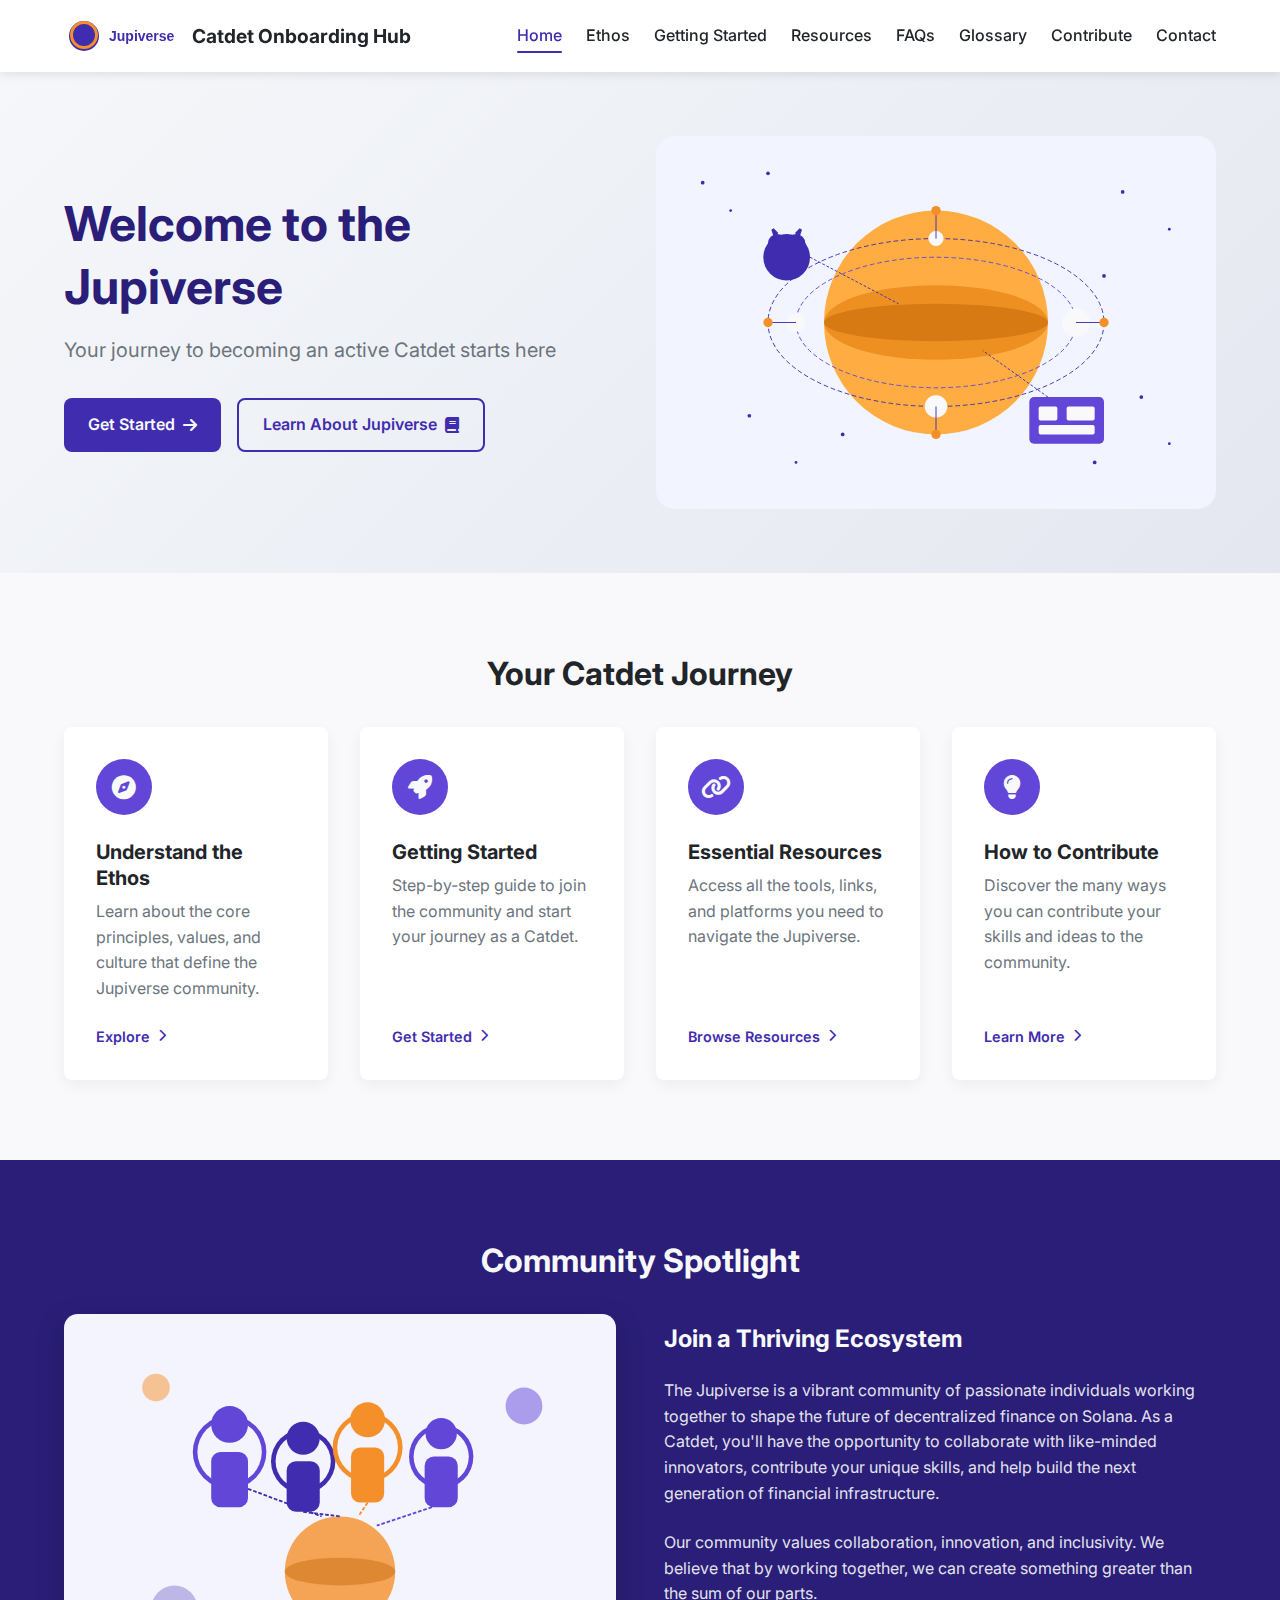
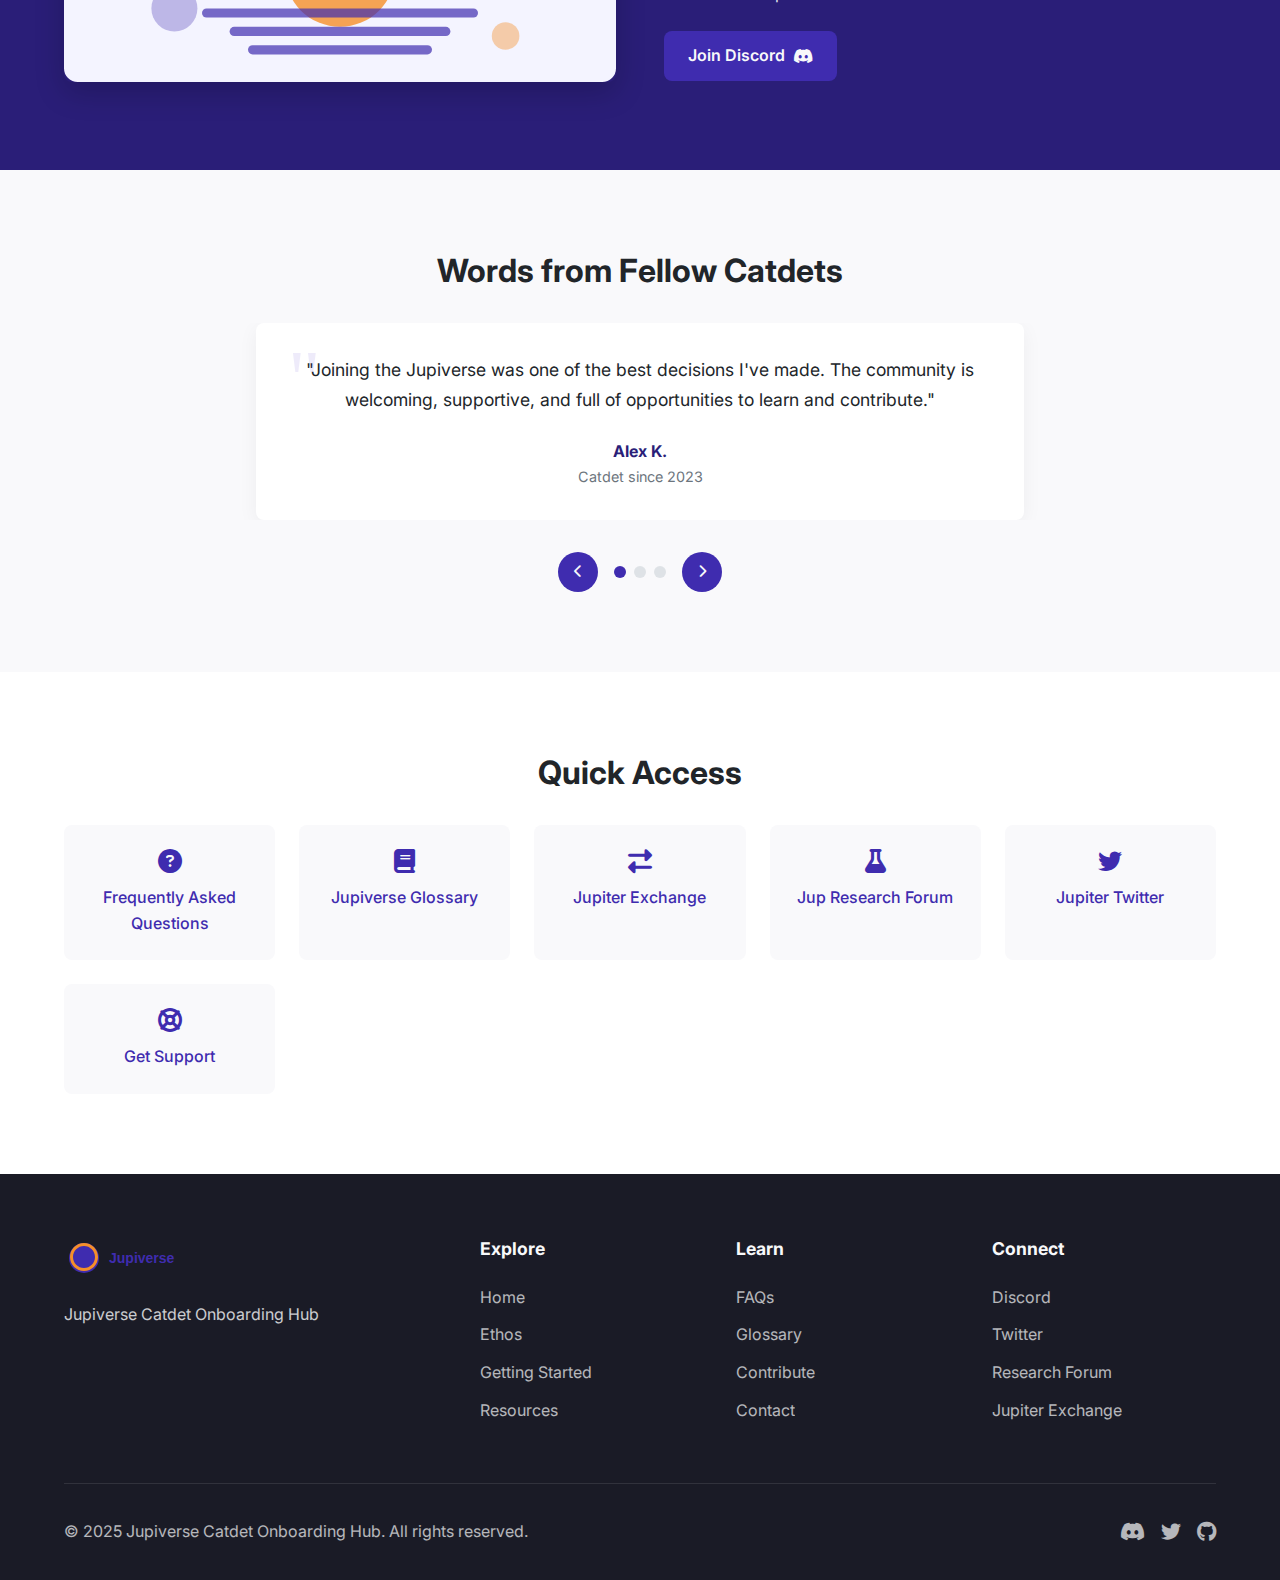
<file: index.html>
<!DOCTYPE html>
<html lang="en">
<head>
    <meta charset="UTF-8">
    <meta name="viewport" content="width=device-width, initial-scale=1.0">
    <title>Jupiverse Catdet Onboarding Hub</title>
    <meta name="description" content="Your gateway to becoming an active member of the Jupiverse community">
    <link rel="stylesheet" href="css/styles.css">
    <link rel="stylesheet" href="https://cdnjs.cloudflare.com/ajax/libs/font-awesome/6.4.0/css/all.min.css">
    <link rel="preconnect" href="https://fonts.googleapis.com">
    <link rel="preconnect" href="https://fonts.gstatic.com" crossorigin>
    <link href="https://fonts.googleapis.com/css2?family=Inter:wght@300;400;500;600;700&display=swap" rel="stylesheet">
</head>
<body>
    <header>
        <div class="container">
            <div class="logo">
                <a href="index.html">
                    <img src="images/jupiverse-logo.svg" alt="Jupiverse Logo">
                    <span>Catdet Onboarding Hub</span>
                </a>
            </div>
            <nav>
                <button class="mobile-menu-btn" aria-label="Toggle navigation menu">
                    <span></span>
                    <span></span>
                    <span></span>
                </button>
                <ul class="nav-menu">
                    <li><a href="index.html" class="active">Home</a></li>
                    <li><a href="ethos.html">Ethos</a></li>
                    <li><a href="getting-started.html">Getting Started</a></li>
                    <li><a href="resources.html">Resources</a></li>
                    <li><a href="faqs.html">FAQs</a></li>
                    <li><a href="glossary.html">Glossary</a></li>
                    <li><a href="contribute.html">Contribute</a></li>
                    <li><a href="contact.html">Contact</a></li>
                </ul>
            </nav>
        </div>
    </header>

    <section class="hero">
        <div class="container">
            <div class="hero-content">
                <h1>Welcome to the Jupiverse</h1>
                <p class="subtitle">Your journey to becoming an active Catdet starts here</p>
                <div class="cta-buttons">
                    <a href="getting-started.html" class="btn primary-btn">Get Started <i class="fas fa-arrow-right"></i></a>
                    <a href="ethos.html" class="btn secondary-btn">Learn About Jupiverse <i class="fas fa-book"></i></a>
                </div>
            </div>
            <div class="hero-image">
                <img src="images/hero-illustration.svg" alt="Jupiverse Community Illustration">
            </div>
        </div>
    </section>

    <section class="key-sections">
        <div class="container">
            <h2>Your Catdet Journey</h2>
            <div class="sections-grid">
                <div class="section-card">
                    <div class="icon">
                        <i class="fas fa-compass"></i>
                    </div>
                    <h3>Understand the Ethos</h3>
                    <p>Learn about the core principles, values, and culture that define the Jupiverse community.</p>
                    <a href="ethos.html" class="card-link">Explore <i class="fas fa-chevron-right"></i></a>
                </div>
                <div class="section-card">
                    <div class="icon">
                        <i class="fas fa-rocket"></i>
                    </div>
                    <h3>Getting Started</h3>
                    <p>Step-by-step guide to join the community and start your journey as a Catdet.</p>
                    <a href="getting-started.html" class="card-link">Get Started <i class="fas fa-chevron-right"></i></a>
                </div>
                <div class="section-card">
                    <div class="icon">
                        <i class="fas fa-link"></i>
                    </div>
                    <h3>Essential Resources</h3>
                    <p>Access all the tools, links, and platforms you need to navigate the Jupiverse.</p>
                    <a href="resources.html" class="card-link">Browse Resources <i class="fas fa-chevron-right"></i></a>
                </div>
                <div class="section-card">
                    <div class="icon">
                        <i class="fas fa-lightbulb"></i>
                    </div>
                    <h3>How to Contribute</h3>
                    <p>Discover the many ways you can contribute your skills and ideas to the community.</p>
                    <a href="contribute.html" class="card-link">Learn More <i class="fas fa-chevron-right"></i></a>
                </div>
            </div>
        </div>
    </section>

    <section class="community-spotlight">
        <div class="container">
            <h2>Community Spotlight</h2>
            <div class="spotlight-content">
                <div class="spotlight-image">
                    <img src="images/community-spotlight.svg" alt="Jupiverse Community Members">
                </div>
                <div class="spotlight-text">
                    <h3>Join a Thriving Ecosystem</h3>
                    <p>The Jupiverse is a vibrant community of passionate individuals working together to shape the future of decentralized finance on Solana. As a Catdet, you'll have the opportunity to collaborate with like-minded innovators, contribute your unique skills, and help build the next generation of financial infrastructure.</p>
                    <p>Our community values collaboration, innovation, and inclusivity. We believe that by working together, we can create something greater than the sum of our parts.</p>
                    <a href="https://discord.gg/jup" class="btn primary-btn" target="_blank" rel="noopener noreferrer">Join Discord <i class="fab fa-discord"></i></a>
                </div>
            </div>
        </div>
    </section>

    <section class="testimonials">
        <div class="container">
            <h2>Words from Fellow Catdets</h2>
            <div class="testimonial-slider">
                <div class="testimonial-slide">
                    <div class="testimonial-content">
                        <p>"Joining the Jupiverse was one of the best decisions I've made. The community is welcoming, supportive, and full of opportunities to learn and contribute."</p>
                        <div class="testimonial-author">
                            <span class="name">Alex K.</span>
                            <span class="role">Catdet since 2023</span>
                        </div>
                    </div>
                </div>
                <div class="testimonial-slide">
                    <div class="testimonial-content">
                        <p>"As a newcomer to Solana, I was amazed by how helpful and patient everyone in the Jupiverse was. The onboarding process was smooth, and I quickly found my place in the community."</p>
                        <div class="testimonial-author">
                            <span class="name">Maria J.</span>
                            <span class="role">Catdet since 2024</span>
                        </div>
                    </div>
                </div>
                <div class="testimonial-slide">
                    <div class="testimonial-content">
                        <p>"The Jupiverse is more than just a DAO - it's a community of passionate individuals working together to build something revolutionary. I'm proud to be a part of it."</p>
                        <div class="testimonial-author">
                            <span class="name">David L.</span>
                            <span class="role">Catdet since 2022</span>
                        </div>
                    </div>
                </div>
            </div>
            <div class="testimonial-controls">
                <button class="prev-btn" aria-label="Previous testimonial"><i class="fas fa-chevron-left"></i></button>
                <div class="testimonial-dots">
                    <span class="dot active"></span>
                    <span class="dot"></span>
                    <span class="dot"></span>
                </div>
                <button class="next-btn" aria-label="Next testimonial"><i class="fas fa-chevron-right"></i></button>
            </div>
        </div>
    </section>

    <section class="quick-links">
        <div class="container">
            <h2>Quick Access</h2>
            <div class="links-grid">
                <a href="faqs.html" class="quick-link">
                    <i class="fas fa-question-circle"></i>
                    <span>Frequently Asked Questions</span>
                </a>
                <a href="glossary.html" class="quick-link">
                    <i class="fas fa-book"></i>
                    <span>Jupiverse Glossary</span>
                </a>
                <a href="https://jup.ag" class="quick-link" target="_blank" rel="noopener noreferrer">
                    <i class="fas fa-exchange-alt"></i>
                    <span>Jupiter Exchange</span>
                </a>
                <a href="https://research.jup.ag" class="quick-link" target="_blank" rel="noopener noreferrer">
                    <i class="fas fa-flask"></i>
                    <span>Jup Research Forum</span>
                </a>
                <a href="https://twitter.com/JupiterExchange" class="quick-link" target="_blank" rel="noopener noreferrer">
                    <i class="fab fa-twitter"></i>
                    <span>Jupiter Twitter</span>
                </a>
                <a href="contact.html" class="quick-link">
                    <i class="fas fa-life-ring"></i>
                    <span>Get Support</span>
                </a>
            </div>
        </div>
    </section>

    <footer>
        <div class="container">
            <div class="footer-content">
                <div class="footer-logo">
                    <img src="images/jupiverse-logo.svg" alt="Jupiverse Logo">
                    <p>Jupiverse Catdet Onboarding Hub</p>
                </div>
                <div class="footer-links">
                    <div class="footer-column">
                        <h4>Explore</h4>
                        <ul>
                            <li><a href="index.html">Home</a></li>
                            <li><a href="ethos.html">Ethos</a></li>
                            <li><a href="getting-started.html">Getting Started</a></li>
                            <li><a href="resources.html">Resources</a></li>
                        </ul>
                    </div>
                    <div class="footer-column">
                        <h4>Learn</h4>
                        <ul>
                            <li><a href="faqs.html">FAQs</a></li>
                            <li><a href="glossary.html">Glossary</a></li>
                            <li><a href="contribute.html">Contribute</a></li>
                            <li><a href="contact.html">Contact</a></li>
                        </ul>
                    </div>
                    <div class="footer-column">
                        <h4>Connect</h4>
                        <ul>
                            <li><a href="https://discord.gg/jup" target="_blank" rel="noopener noreferrer">Discord</a></li>
                            <li><a href="https://twitter.com/JupiterExchange" target="_blank" rel="noopener noreferrer">Twitter</a></li>
                            <li><a href="https://research.jup.ag" target="_blank" rel="noopener noreferrer">Research Forum</a></li>
                            <li><a href="https://jup.ag" target="_blank" rel="noopener noreferrer">Jupiter Exchange</a></li>
                        </ul>
                    </div>
                </div>
            </div>
            <div class="footer-bottom">
                <p>&copy; 2025 Jupiverse Catdet Onboarding Hub. All rights reserved.</p>
                <div class="social-icons">
                    <a href="https://discord.gg/jup" target="_blank" rel="noopener noreferrer" aria-label="Join Discord"><i class="fab fa-discord"></i></a>
                    <a href="https://twitter.com/JupiterExchange" target="_blank" rel="noopener noreferrer" aria-label="Follow on Twitter"><i class="fab fa-twitter"></i></a>
                    <a href="https://github.com/yourusername/jupiverse-catdet-hub" target="_blank" rel="noopener noreferrer" aria-label="View project on GitHub"><i class="fab fa-github"></i></a>
                </div>
            </div>
        </div>
    </footer>

    <script src="js/main.js"></script>
</body>
</html>
</file>
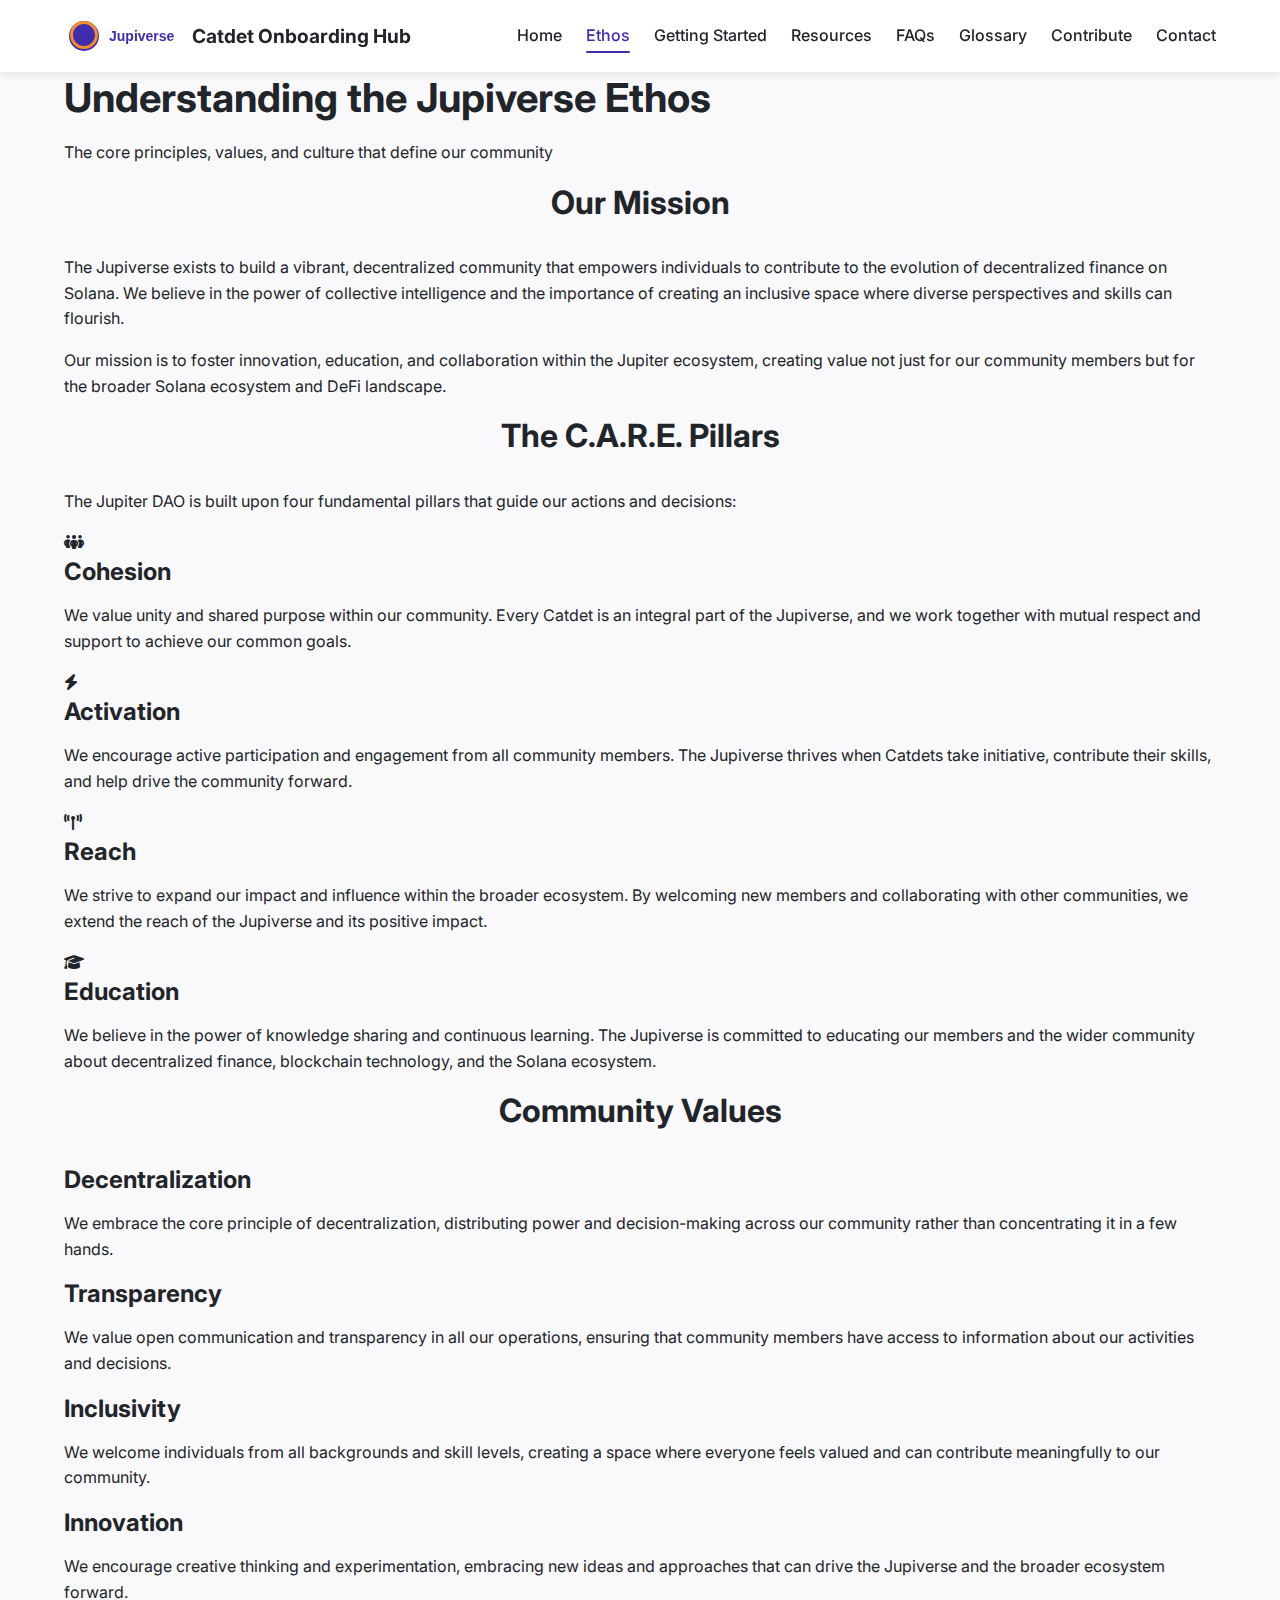
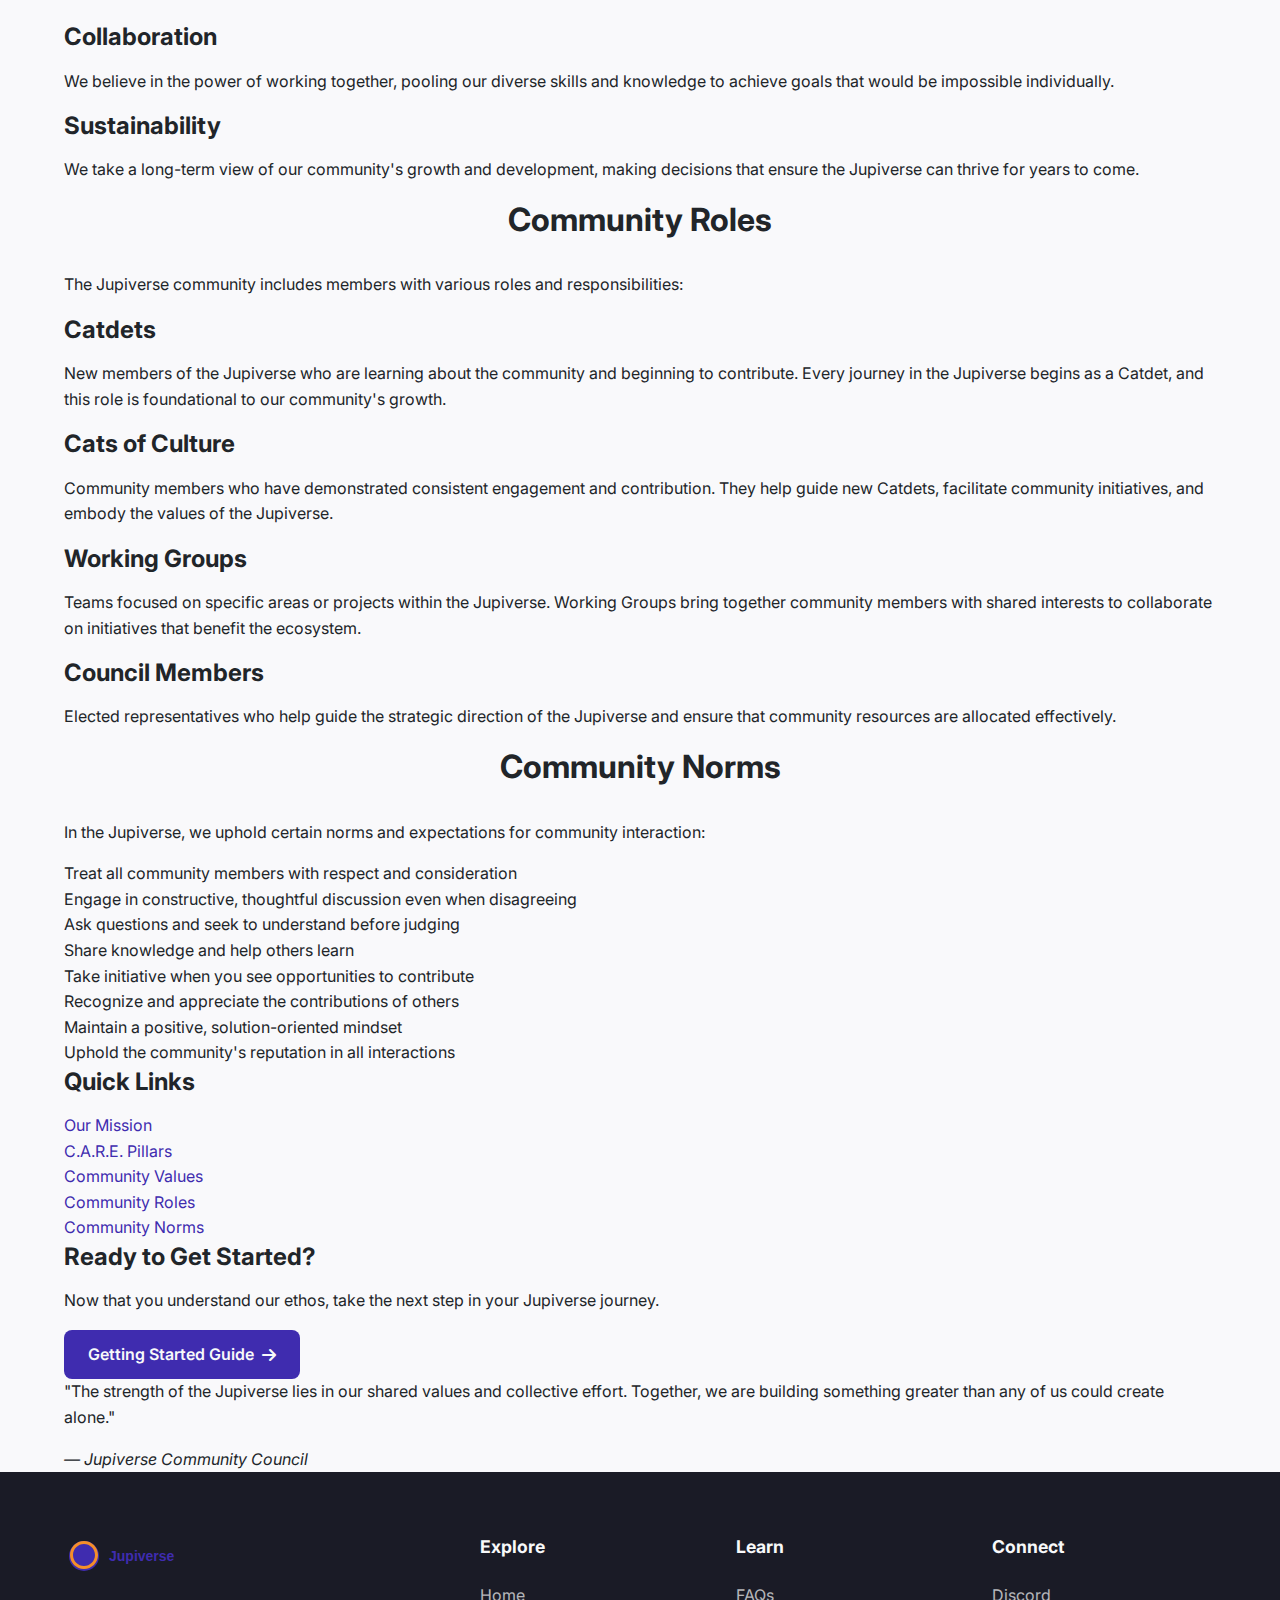
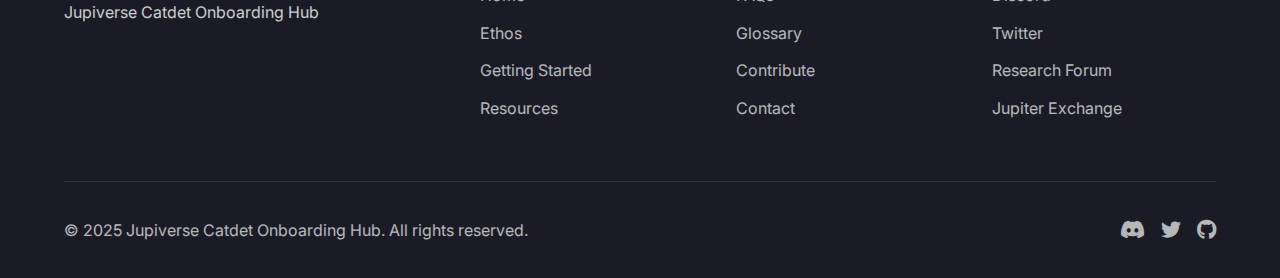
<file: ethos.html>
<!DOCTYPE html>
<html lang="en">
<head>
    <meta charset="UTF-8">
    <meta name="viewport" content="width=device-width, initial-scale=1.0">
    <title>Understanding the Jupiverse Ethos | Jupiverse Catdet Onboarding Hub</title>
    <meta name="description" content="Learn about the core principles, values, and culture that define the Jupiverse community">
    <link rel="stylesheet" href="css/styles.css">
    <link rel="stylesheet" href="https://cdnjs.cloudflare.com/ajax/libs/font-awesome/6.4.0/css/all.min.css">
    <link rel="preconnect" href="https://fonts.googleapis.com">
    <link rel="preconnect" href="https://fonts.gstatic.com" crossorigin>
    <link href="https://fonts.googleapis.com/css2?family=Inter:wght@300;400;500;600;700&display=swap" rel="stylesheet">
</head>
<body>
    <header>
        <div class="container">
            <div class="logo">
                <a href="index.html">
                    <img src="images/jupiverse-logo.svg" alt="Jupiverse Logo">
                    <span>Catdet Onboarding Hub</span>
                </a>
            </div>
            <nav>
                <button class="mobile-menu-btn" aria-label="Toggle navigation menu">
                    <span></span>
                    <span></span>
                    <span></span>
                </button>
                <ul class="nav-menu">
                    <li><a href="index.html">Home</a></li>
                    <li><a href="ethos.html" class="active">Ethos</a></li>
                    <li><a href="getting-started.html">Getting Started</a></li>
                    <li><a href="resources.html">Resources</a></li>
                    <li><a href="faqs.html">FAQs</a></li>
                    <li><a href="glossary.html">Glossary</a></li>
                    <li><a href="contribute.html">Contribute</a></li>
                    <li><a href="contact.html">Contact</a></li>
                </ul>
            </nav>
        </div>
    </header>

    <section class="page-header">
        <div class="container">
            <h1>Understanding the Jupiverse Ethos</h1>
            <p class="subtitle">The core principles, values, and culture that define our community</p>
        </div>
    </section>

    <section class="content-section">
        <div class="container">
            <div class="content-grid">
                <div class="content-main">
                    <div class="content-block">
                        <h2>Our Mission</h2>
                        <p>The Jupiverse exists to build a vibrant, decentralized community that empowers individuals to contribute to the evolution of decentralized finance on Solana. We believe in the power of collective intelligence and the importance of creating an inclusive space where diverse perspectives and skills can flourish.</p>
                        <p>Our mission is to foster innovation, education, and collaboration within the Jupiter ecosystem, creating value not just for our community members but for the broader Solana ecosystem and DeFi landscape.</p>
                    </div>

                    <div class="content-block">
                        <h2>The C.A.R.E. Pillars</h2>
                        <p>The Jupiter DAO is built upon four fundamental pillars that guide our actions and decisions:</p>
                        
                        <div class="pillars-grid">
                            <div class="pillar-card">
                                <div class="pillar-icon">
                                    <i class="fas fa-people-group"></i>
                                </div>
                                <h3>Cohesion</h3>
                                <p>We value unity and shared purpose within our community. Every Catdet is an integral part of the Jupiverse, and we work together with mutual respect and support to achieve our common goals.</p>
                            </div>
                            
                            <div class="pillar-card">
                                <div class="pillar-icon">
                                    <i class="fas fa-bolt"></i>
                                </div>
                                <h3>Activation</h3>
                                <p>We encourage active participation and engagement from all community members. The Jupiverse thrives when Catdets take initiative, contribute their skills, and help drive the community forward.</p>
                            </div>
                            
                            <div class="pillar-card">
                                <div class="pillar-icon">
                                    <i class="fas fa-broadcast-tower"></i>
                                </div>
                                <h3>Reach</h3>
                                <p>We strive to expand our impact and influence within the broader ecosystem. By welcoming new members and collaborating with other communities, we extend the reach of the Jupiverse and its positive impact.</p>
                            </div>
                            
                            <div class="pillar-card">
                                <div class="pillar-icon">
                                    <i class="fas fa-graduation-cap"></i>
                                </div>
                                <h3>Education</h3>
                                <p>We believe in the power of knowledge sharing and continuous learning. The Jupiverse is committed to educating our members and the wider community about decentralized finance, blockchain technology, and the Solana ecosystem.</p>
                            </div>
                        </div>
                    </div>

                    <div class="content-block">
                        <h2>Community Values</h2>
                        <div class="values-list">
                            <div class="value-item">
                                <h3>Decentralization</h3>
                                <p>We embrace the core principle of decentralization, distributing power and decision-making across our community rather than concentrating it in a few hands.</p>
                            </div>
                            
                            <div class="value-item">
                                <h3>Transparency</h3>
                                <p>We value open communication and transparency in all our operations, ensuring that community members have access to information about our activities and decisions.</p>
                            </div>
                            
                            <div class="value-item">
                                <h3>Inclusivity</h3>
                                <p>We welcome individuals from all backgrounds and skill levels, creating a space where everyone feels valued and can contribute meaningfully to our community.</p>
                            </div>
                            
                            <div class="value-item">
                                <h3>Innovation</h3>
                                <p>We encourage creative thinking and experimentation, embracing new ideas and approaches that can drive the Jupiverse and the broader ecosystem forward.</p>
                            </div>
                            
                            <div class="value-item">
                                <h3>Collaboration</h3>
                                <p>We believe in the power of working together, pooling our diverse skills and knowledge to achieve goals that would be impossible individually.</p>
                            </div>
                            
                            <div class="value-item">
                                <h3>Sustainability</h3>
                                <p>We take a long-term view of our community's growth and development, making decisions that ensure the Jupiverse can thrive for years to come.</p>
                            </div>
                        </div>
                    </div>

                    <div class="content-block">
                        <h2>Community Roles</h2>
                        <p>The Jupiverse community includes members with various roles and responsibilities:</p>
                        
                        <div class="roles-list">
                            <div class="role-item">
                                <h3>Catdets</h3>
                                <p>New members of the Jupiverse who are learning about the community and beginning to contribute. Every journey in the Jupiverse begins as a Catdet, and this role is foundational to our community's growth.</p>
                            </div>
                            
                            <div class="role-item">
                                <h3>Cats of Culture</h3>
                                <p>Community members who have demonstrated consistent engagement and contribution. They help guide new Catdets, facilitate community initiatives, and embody the values of the Jupiverse.</p>
                            </div>
                            
                            <div class="role-item">
                                <h3>Working Groups</h3>
                                <p>Teams focused on specific areas or projects within the Jupiverse. Working Groups bring together community members with shared interests to collaborate on initiatives that benefit the ecosystem.</p>
                            </div>
                            
                            <div class="role-item">
                                <h3>Council Members</h3>
                                <p>Elected representatives who help guide the strategic direction of the Jupiverse and ensure that community resources are allocated effectively.</p>
                            </div>
                        </div>
                    </div>

                    <div class="content-block">
                        <h2>Community Norms</h2>
                        <p>In the Jupiverse, we uphold certain norms and expectations for community interaction:</p>
                        <ul class="norms-list">
                            <li>Treat all community members with respect and consideration</li>
                            <li>Engage in constructive, thoughtful discussion even when disagreeing</li>
                            <li>Ask questions and seek to understand before judging</li>
                            <li>Share knowledge and help others learn</li>
                            <li>Take initiative when you see opportunities to contribute</li>
                            <li>Recognize and appreciate the contributions of others</li>
                            <li>Maintain a positive, solution-oriented mindset</li>
                            <li>Uphold the community's reputation in all interactions</li>
                        </ul>
                    </div>
                </div>
                
                <div class="content-sidebar">
                    <div class="sidebar-block">
                        <h3>Quick Links</h3>
                        <ul class="sidebar-links">
                            <li><a href="#our-mission">Our Mission</a></li>
                            <li><a href="#care-pillars">C.A.R.E. Pillars</a></li>
                            <li><a href="#community-values">Community Values</a></li>
                            <li><a href="#community-roles">Community Roles</a></li>
                            <li><a href="#community-norms">Community Norms</a></li>
                        </ul>
                    </div>
                    
                    <div class="sidebar-block cta-block">
                        <h3>Ready to Get Started?</h3>
                        <p>Now that you understand our ethos, take the next step in your Jupiverse journey.</p>
                        <a href="getting-started.html" class="btn primary-btn">Getting Started Guide <i class="fas fa-arrow-right"></i></a>
                    </div>
                    
                    <div class="sidebar-block quote-block">
                        <blockquote>
                            <p>"The strength of the Jupiverse lies in our shared values and collective effort. Together, we are building something greater than any of us could create alone."</p>
                            <cite>— Jupiverse Community Council</cite>
                        </blockquote>
                    </div>
                </div>
            </div>
        </div>
    </section>

    <footer>
        <div class="container">
            <div class="footer-content">
                <div class="footer-logo">
                    <img src="images/jupiverse-logo.svg" alt="Jupiverse Logo">
                    <p>Jupiverse Catdet Onboarding Hub</p>
                </div>
                <div class="footer-links">
                    <div class="footer-column">
                        <h4>Explore</h4>
                        <ul>
                            <li><a href="index.html">Home</a></li>
                            <li><a href="ethos.html">Ethos</a></li>
                            <li><a href="getting-started.html">Getting Started</a></li>
                            <li><a href="resources.html">Resources</a></li>
                        </ul>
                    </div>
                    <div class="footer-column">
                        <h4>Learn</h4>
                        <ul>
                            <li><a href="faqs.html">FAQs</a></li>
                            <li><a href="glossary.html">Glossary</a></li>
                            <li><a href="contribute.html">Contribute</a></li>
                            <li><a href="contact.html">Contact</a></li>
                        </ul>
                    </div>
                    <div class="footer-column">
                        <h4>Connect</h4>
                        <ul>
                            <li><a href="https://discord.gg/jup" target="_blank" rel="noopener noreferrer">Discord</a></li>
                            <li><a href="https://twitter.com/JupiterExchange" target="_blank" rel="noopener noreferrer">Twitter</a></li>
                            <li><a href="https://research.jup.ag" target="_blank" rel="noopener noreferrer">Research Forum</a></li>
                            <li><a href="https://jup.ag" target="_blank" rel="noopener noreferrer">Jupiter Exchange</a></li>
                        </ul>
                    </div>
                </div>
            </div>
            <div class="footer-bottom">
                <p>&copy; 2025 Jupiverse Catdet Onboarding Hub. All rights reserved.</p>
                <div class="social-icons">
                    <a href="https://discord.gg/jup" target="_blank" rel="noopener noreferrer" aria-label="Join Discord"><i class="fab fa-discord"></i></a>
                    <a href="https://twitter.com/JupiterExchange" target="_blank" rel="noopener noreferrer" aria-label="Follow on Twitter"><i class="fab fa-twitter"></i></a>
                    <a href="https://github.com/yourusername/jupiverse-catdet-hub" target="_blank" rel="noopener noreferrer" aria-label="View project on GitHub"><i class="fab fa-github"></i></a>
                </div>
            </div>
        </div>
    </footer>

    <script src="js/main.js"></script>
</body>
</html>
</file>
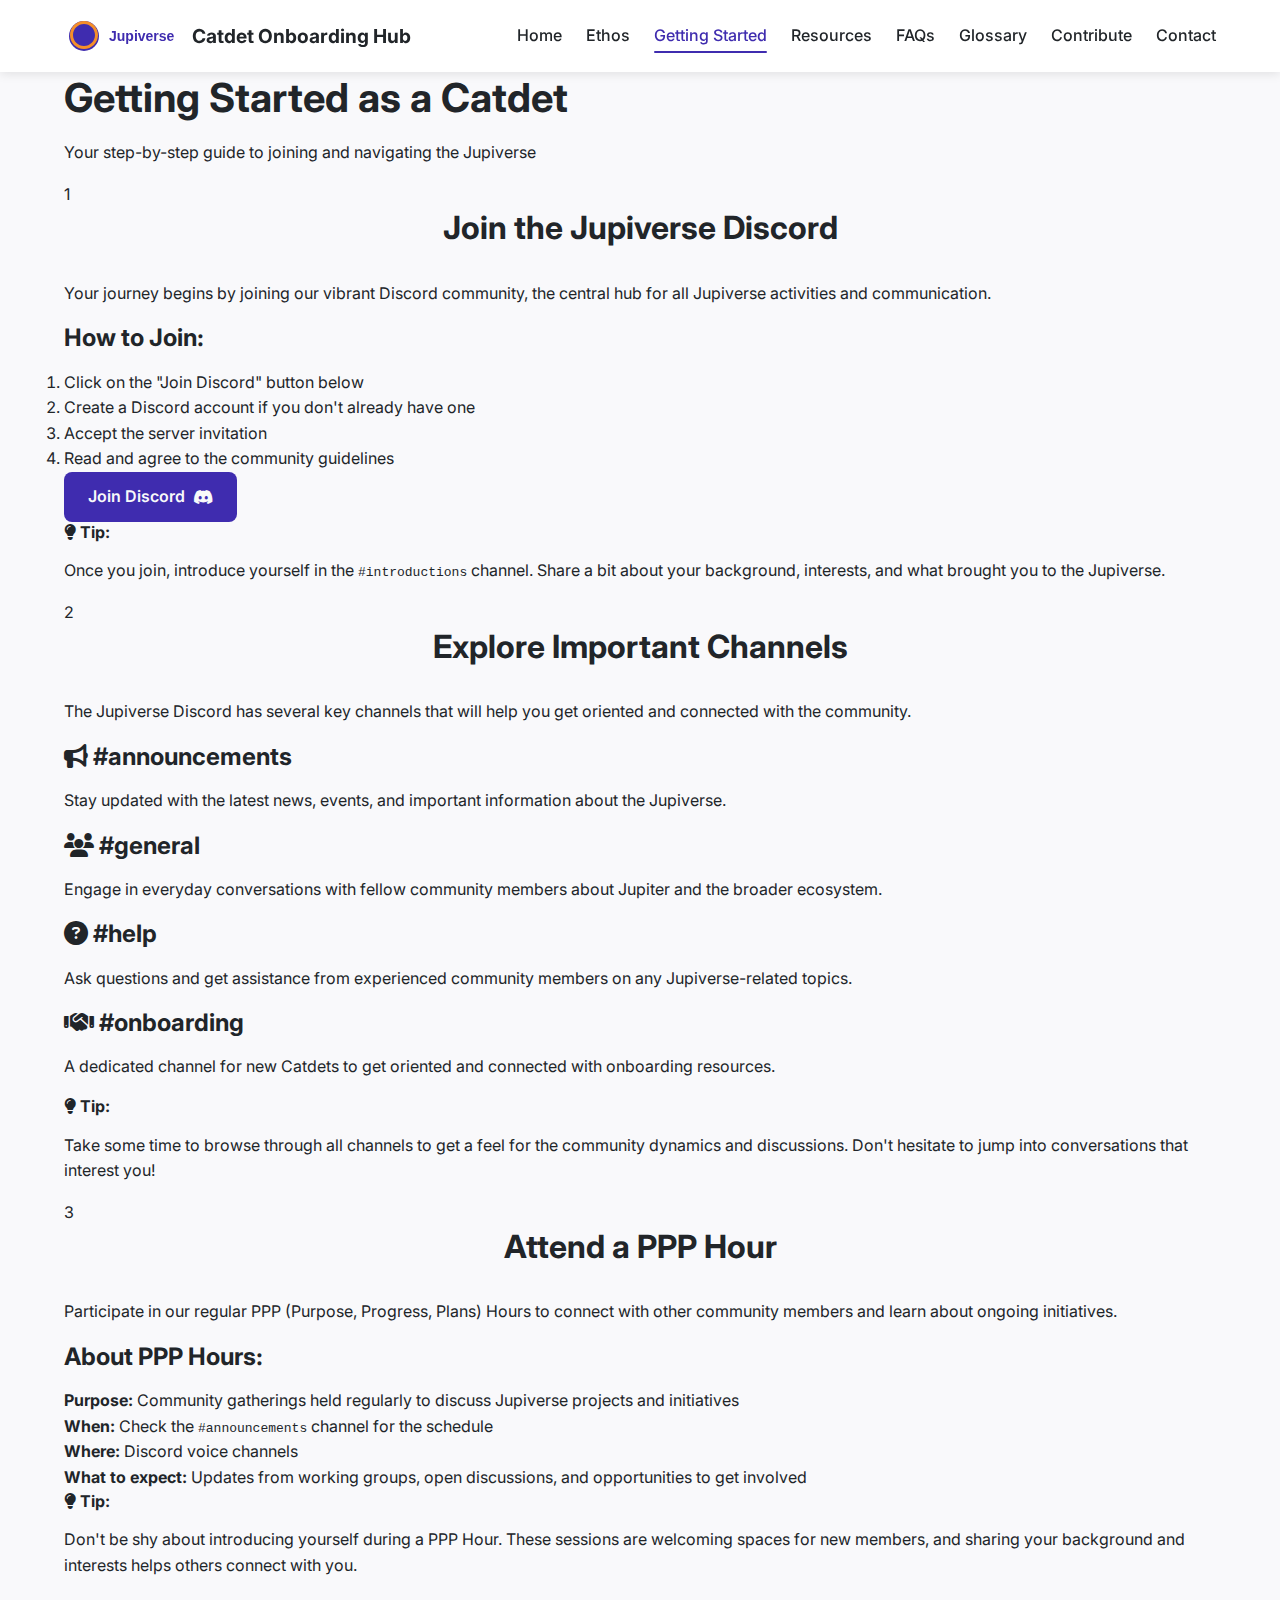
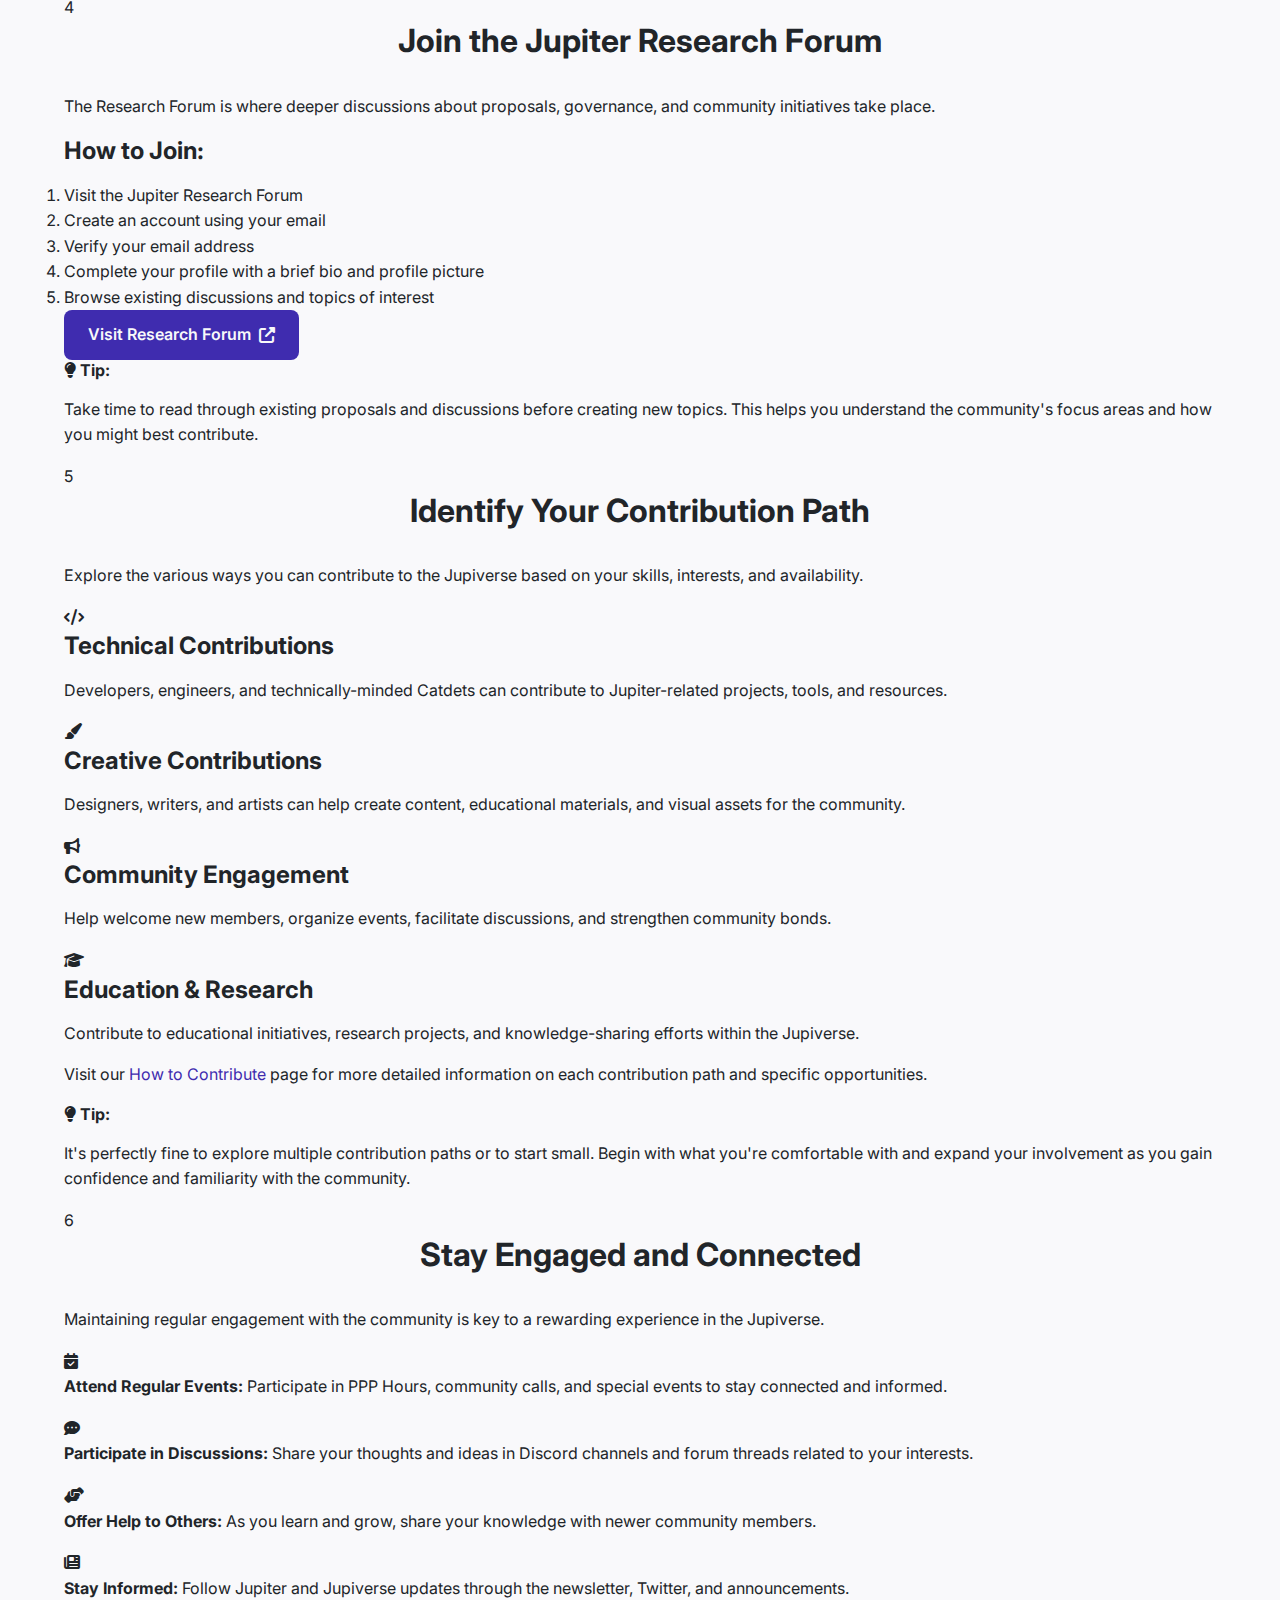
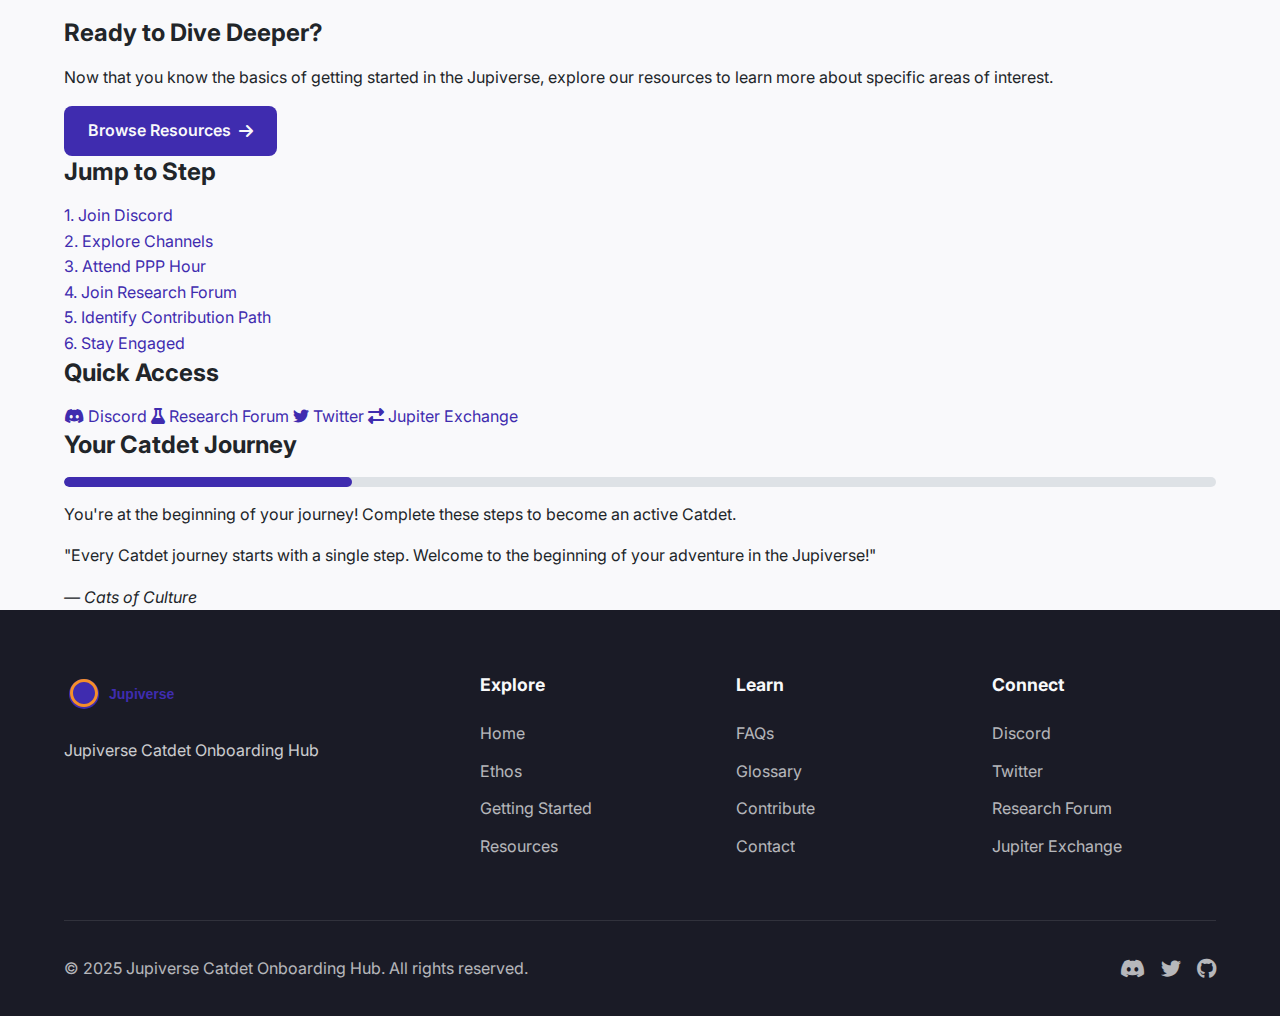
<file: getting-started.html>
<!DOCTYPE html>
<html lang="en">
<head>
    <meta charset="UTF-8">
    <meta name="viewport" content="width=device-width, initial-scale=1.0">
    <title>Getting Started | Jupiverse Catdet Onboarding Hub</title>
    <meta name="description" content="Step-by-step guide to join the Jupiverse community and start your journey as a Catdet">
    <link rel="stylesheet" href="css/styles.css">
    <link rel="stylesheet" href="https://cdnjs.cloudflare.com/ajax/libs/font-awesome/6.4.0/css/all.min.css">
    <link rel="preconnect" href="https://fonts.googleapis.com">
    <link rel="preconnect" href="https://fonts.gstatic.com" crossorigin>
    <link href="https://fonts.googleapis.com/css2?family=Inter:wght@300;400;500;600;700&display=swap" rel="stylesheet">
</head>
<body>
    <header>
        <div class="container">
            <div class="logo">
                <a href="index.html">
                    <img src="images/jupiverse-logo.svg" alt="Jupiverse Logo">
                    <span>Catdet Onboarding Hub</span>
                </a>
            </div>
            <nav>
                <button class="mobile-menu-btn" aria-label="Toggle navigation menu">
                    <span></span>
                    <span></span>
                    <span></span>
                </button>
                <ul class="nav-menu">
                    <li><a href="index.html">Home</a></li>
                    <li><a href="ethos.html">Ethos</a></li>
                    <li><a href="getting-started.html" class="active">Getting Started</a></li>
                    <li><a href="resources.html">Resources</a></li>
                    <li><a href="faqs.html">FAQs</a></li>
                    <li><a href="glossary.html">Glossary</a></li>
                    <li><a href="contribute.html">Contribute</a></li>
                    <li><a href="contact.html">Contact</a></li>
                </ul>
            </nav>
        </div>
    </header>

    <section class="page-header">
        <div class="container">
            <h1>Getting Started as a Catdet</h1>
            <p class="subtitle">Your step-by-step guide to joining and navigating the Jupiverse</p>
        </div>
    </section>

    <section class="content-section">
        <div class="container">
            <div class="content-grid">
                <div class="content-main">
                    <div class="steps-container">
                        <div class="step-item" id="step1">
                            <div class="step-number">1</div>
                            <div class="step-content">
                                <h2>Join the Jupiverse Discord</h2>
                                <p>Your journey begins by joining our vibrant Discord community, the central hub for all Jupiverse activities and communication.</p>
                                
                                <div class="instruction-box">
                                    <h3>How to Join:</h3>
                                    <ol>
                                        <li>Click on the "Join Discord" button below</li>
                                        <li>Create a Discord account if you don't already have one</li>
                                        <li>Accept the server invitation</li>
                                        <li>Read and agree to the community guidelines</li>
                                    </ol>
                                    <a href="https://discord.gg/jup" class="btn primary-btn" target="_blank" rel="noopener noreferrer">Join Discord <i class="fab fa-discord"></i></a>
                                </div>
                                
                                <div class="tip-box">
                                    <h4><i class="fas fa-lightbulb"></i> Tip:</h4>
                                    <p>Once you join, introduce yourself in the <code>#introductions</code> channel. Share a bit about your background, interests, and what brought you to the Jupiverse.</p>
                                </div>
                            </div>
                        </div>
                        
                        <div class="step-item" id="step2">
                            <div class="step-number">2</div>
                            <div class="step-content">
                                <h2>Explore Important Channels</h2>
                                <p>The Jupiverse Discord has several key channels that will help you get oriented and connected with the community.</p>
                                
                                <div class="channels-grid">
                                    <div class="channel-card">
                                        <h3><i class="fas fa-bullhorn"></i> #announcements</h3>
                                        <p>Stay updated with the latest news, events, and important information about the Jupiverse.</p>
                                    </div>
                                    
                                    <div class="channel-card">
                                        <h3><i class="fas fa-users"></i> #general</h3>
                                        <p>Engage in everyday conversations with fellow community members about Jupiter and the broader ecosystem.</p>
                                    </div>
                                    
                                    <div class="channel-card">
                                        <h3><i class="fas fa-question-circle"></i> #help</h3>
                                        <p>Ask questions and get assistance from experienced community members on any Jupiverse-related topics.</p>
                                    </div>
                                    
                                    <div class="channel-card">
                                        <h3><i class="fas fa-handshake"></i> #onboarding</h3>
                                        <p>A dedicated channel for new Catdets to get oriented and connected with onboarding resources.</p>
                                    </div>
                                </div>
                                
                                <div class="tip-box">
                                    <h4><i class="fas fa-lightbulb"></i> Tip:</h4>
                                    <p>Take some time to browse through all channels to get a feel for the community dynamics and discussions. Don't hesitate to jump into conversations that interest you!</p>
                                </div>
                            </div>
                        </div>
                        
                        <div class="step-item" id="step3">
                            <div class="step-number">3</div>
                            <div class="step-content">
                                <h2>Attend a PPP Hour</h2>
                                <p>Participate in our regular PPP (Purpose, Progress, Plans) Hours to connect with other community members and learn about ongoing initiatives.</p>
                                
                                <div class="instruction-box">
                                    <h3>About PPP Hours:</h3>
                                    <ul>
                                        <li><strong>Purpose:</strong> Community gatherings held regularly to discuss Jupiverse projects and initiatives</li>
                                        <li><strong>When:</strong> Check the <code>#announcements</code> channel for the schedule</li>
                                        <li><strong>Where:</strong> Discord voice channels</li>
                                        <li><strong>What to expect:</strong> Updates from working groups, open discussions, and opportunities to get involved</li>
                                    </ul>
                                </div>
                                
                                <div class="tip-box">
                                    <h4><i class="fas fa-lightbulb"></i> Tip:</h4>
                                    <p>Don't be shy about introducing yourself during a PPP Hour. These sessions are welcoming spaces for new members, and sharing your background and interests helps others connect with you.</p>
                                </div>
                            </div>
                        </div>
                        
                        <div class="step-item" id="step4">
                            <div class="step-number">4</div>
                            <div class="step-content">
                                <h2>Join the Jupiter Research Forum</h2>
                                <p>The Research Forum is where deeper discussions about proposals, governance, and community initiatives take place.</p>
                                
                                <div class="instruction-box">
                                    <h3>How to Join:</h3>
                                    <ol>
                                        <li>Visit the Jupiter Research Forum</li>
                                        <li>Create an account using your email</li>
                                        <li>Verify your email address</li>
                                        <li>Complete your profile with a brief bio and profile picture</li>
                                        <li>Browse existing discussions and topics of interest</li>
                                    </ol>
                                    <a href="https://research.jup.ag" class="btn primary-btn" target="_blank" rel="noopener noreferrer">Visit Research Forum <i class="fas fa-external-link-alt"></i></a>
                                </div>
                                
                                <div class="tip-box">
                                    <h4><i class="fas fa-lightbulb"></i> Tip:</h4>
                                    <p>Take time to read through existing proposals and discussions before creating new topics. This helps you understand the community's focus areas and how you might best contribute.</p>
                                </div>
                            </div>
                        </div>
                        
                        <div class="step-item" id="step5">
                            <div class="step-number">5</div>
                            <div class="step-content">
                                <h2>Identify Your Contribution Path</h2>
                                <p>Explore the various ways you can contribute to the Jupiverse based on your skills, interests, and availability.</p>
                                
                                <div class="paths-grid">
                                    <div class="path-card">
                                        <div class="path-icon">
                                            <i class="fas fa-code"></i>
                                        </div>
                                        <h3>Technical Contributions</h3>
                                        <p>Developers, engineers, and technically-minded Catdets can contribute to Jupiter-related projects, tools, and resources.</p>
                                    </div>
                                    
                                    <div class="path-card">
                                        <div class="path-icon">
                                            <i class="fas fa-paintbrush"></i>
                                        </div>
                                        <h3>Creative Contributions</h3>
                                        <p>Designers, writers, and artists can help create content, educational materials, and visual assets for the community.</p>
                                    </div>
                                    
                                    <div class="path-card">
                                        <div class="path-icon">
                                            <i class="fas fa-bullhorn"></i>
                                        </div>
                                        <h3>Community Engagement</h3>
                                        <p>Help welcome new members, organize events, facilitate discussions, and strengthen community bonds.</p>
                                    </div>
                                    
                                    <div class="path-card">
                                        <div class="path-icon">
                                            <i class="fas fa-graduation-cap"></i>
                                        </div>
                                        <h3>Education & Research</h3>
                                        <p>Contribute to educational initiatives, research projects, and knowledge-sharing efforts within the Jupiverse.</p>
                                    </div>
                                </div>
                                
                                <p>Visit our <a href="contribute.html">How to Contribute</a> page for more detailed information on each contribution path and specific opportunities.</p>
                                
                                <div class="tip-box">
                                    <h4><i class="fas fa-lightbulb"></i> Tip:</h4>
                                    <p>It's perfectly fine to explore multiple contribution paths or to start small. Begin with what you're comfortable with and expand your involvement as you gain confidence and familiarity with the community.</p>
                                </div>
                            </div>
                        </div>
                        
                        <div class="step-item" id="step6">
                            <div class="step-number">6</div>
                            <div class="step-content">
                                <h2>Stay Engaged and Connected</h2>
                                <p>Maintaining regular engagement with the community is key to a rewarding experience in the Jupiverse.</p>
                                
                                <div class="engagement-tips">
                                    <div class="tip-item">
                                        <i class="fas fa-calendar-check"></i>
                                        <p><strong>Attend Regular Events:</strong> Participate in PPP Hours, community calls, and special events to stay connected and informed.</p>
                                    </div>
                                    
                                    <div class="tip-item">
                                        <i class="fas fa-comment-dots"></i>
                                        <p><strong>Participate in Discussions:</strong> Share your thoughts and ideas in Discord channels and forum threads related to your interests.</p>
                                    </div>
                                    
                                    <div class="tip-item">
                                        <i class="fas fa-hands-helping"></i>
                                        <p><strong>Offer Help to Others:</strong> As you learn and grow, share your knowledge with newer community members.</p>
                                    </div>
                                    
                                    <div class="tip-item">
                                        <i class="fas fa-newspaper"></i>
                                        <p><strong>Stay Informed:</strong> Follow Jupiter and Jupiverse updates through the newsletter, Twitter, and announcements.</p>
                                    </div>
                                </div>
                                
                                <div class="cta-box">
                                    <h3>Ready to Dive Deeper?</h3>
                                    <p>Now that you know the basics of getting started in the Jupiverse, explore our resources to learn more about specific areas of interest.</p>
                                    <a href="resources.html" class="btn primary-btn">Browse Resources <i class="fas fa-arrow-right"></i></a>
                                </div>
                            </div>
                        </div>
                    </div>
                </div>
                
                <div class="content-sidebar">
                    <div class="sidebar-block">
                        <h3>Jump to Step</h3>
                        <ul class="sidebar-links">
                            <li><a href="#step1">1. Join Discord</a></li>
                            <li><a href="#step2">2. Explore Channels</a></li>
                            <li><a href="#step3">3. Attend PPP Hour</a></li>
                            <li><a href="#step4">4. Join Research Forum</a></li>
                            <li><a href="#step5">5. Identify Contribution Path</a></li>
                            <li><a href="#step6">6. Stay Engaged</a></li>
                        </ul>
                    </div>
                    
                    <div class="sidebar-block">
                        <h3>Quick Access</h3>
                        <div class="quick-access-links">
                            <a href="https://discord.gg/jup" class="quick-access-link" target="_blank" rel="noopener noreferrer">
                                <i class="fab fa-discord"></i>
                                <span>Discord</span>
                            </a>
                            <a href="https://research.jup.ag" class="quick-access-link" target="_blank" rel="noopener noreferrer">
                                <i class="fas fa-flask"></i>
                                <span>Research Forum</span>
                            </a>
                            <a href="https://twitter.com/JupiterExchange" class="quick-access-link" target="_blank" rel="noopener noreferrer">
                                <i class="fab fa-twitter"></i>
                                <span>Twitter</span>
                            </a>
                            <a href="https://jup.ag" class="quick-access-link" target="_blank" rel="noopener noreferrer">
                                <i class="fas fa-exchange-alt"></i>
                                <span>Jupiter Exchange</span>
                            </a>
                        </div>
                    </div>
                    
                    <div class="sidebar-block progress-block">
                        <h3>Your Catdet Journey</h3>
                        <div class="progress-bar">
                            <div class="progress progress-25"></div>
                        </div>
                        <p class="progress-text">You're at the beginning of your journey! Complete these steps to become an active Catdet.</p>
                    </div>
                    
                    <div class="sidebar-block quote-block">
                        <blockquote>
                            <p>"Every Catdet journey starts with a single step. Welcome to the beginning of your adventure in the Jupiverse!"</p>
                            <cite>— Cats of Culture</cite>
                        </blockquote>
                    </div>
                </div>
            </div>
        </div>
    </section>

    <footer>
        <div class="container">
            <div class="footer-content">
                <div class="footer-logo">
                    <img src="images/jupiverse-logo.svg" alt="Jupiverse Logo">
                    <p>Jupiverse Catdet Onboarding Hub</p>
                </div>
                <div class="footer-links">
                    <div class="footer-column">
                        <h4>Explore</h4>
                        <ul>
                            <li><a href="index.html">Home</a></li>
                            <li><a href="ethos.html">Ethos</a></li>
                            <li><a href="getting-started.html">Getting Started</a></li>
                            <li><a href="resources.html">Resources</a></li>
                        </ul>
                    </div>
                    <div class="footer-column">
                        <h4>Learn</h4>
                        <ul>
                            <li><a href="faqs.html">FAQs</a></li>
                            <li><a href="glossary.html">Glossary</a></li>
                            <li><a href="contribute.html">Contribute</a></li>
                            <li><a href="contact.html">Contact</a></li>
                        </ul>
                    </div>
                    <div class="footer-column">
                        <h4>Connect</h4>
                        <ul>
                            <li><a href="https://discord.gg/jup" target="_blank" rel="noopener noreferrer">Discord</a></li>
                            <li><a href="https://twitter.com/JupiterExchange" target="_blank" rel="noopener noreferrer">Twitter</a></li>
                            <li><a href="https://research.jup.ag" target="_blank" rel="noopener noreferrer">Research Forum</a></li>
                            <li><a href="https://jup.ag" target="_blank" rel="noopener noreferrer">Jupiter Exchange</a></li>
                        </ul>
                    </div>
                </div>
            </div>
            <div class="footer-bottom">
                <p>&copy; 2025 Jupiverse Catdet Onboarding Hub. All rights reserved.</p>
                <div class="social-icons">
                    <a href="https://discord.gg/jup" target="_blank" rel="noopener noreferrer" aria-label="Join Discord"><i class="fab fa-discord"></i></a>
                    <a href="https://twitter.com/JupiterExchange" target="_blank" rel="noopener noreferrer" aria-label="Follow on Twitter"><i class="fab fa-twitter"></i></a>
                    <a href="https://github.com/yourusername/jupiverse-catdet-hub" target="_blank" rel="noopener noreferrer" aria-label="View project on GitHub"><i class="fab fa-github"></i></a>
                </div>
            </div>
        </div>
    </footer>

    <script src="js/main.js"></script>
</body>
</html>
</file>
<file: css/styles.css>
/* Base Styles */

/* Progress bar styles */
.progress-bar {
    width: 100%;
    height: 10px;
    background-color: var(--border-color);
    border-radius: 5px;
    margin: 15px 0;
    overflow: hidden;
}

.progress {
    height: 100%;
    background-color: var(--primary-color);
    border-radius: 5px;
    transition: width 0.3s ease;
}

.progress-25 {
    width: 25%;
}

.progress-50 {
    width: 50%;
}

.progress-75 {
    width: 75%;
}

.progress-100 {
    width: 100%;
}
:root {
    --primary-color: #3F2CAF;
    --primary-dark: #2A1E78;
    --primary-light: #6146D7;
    --secondary-color: #F58F29;
    --secondary-dark: #C96E13;
    --secondary-light: #FFB05C;
    --bg-light: #F9F9FB;
    --bg-dark: #1A1B26;
    --text-light: #F8F9FA;
    --text-dark: #212529;
    --text-gray: #6C757D;
    --border-color: #DEE2E6;
    --success-color: #28A745;
    --warning-color: #FFC107;
    --error-color: #DC3545;
    --info-color: #17A2B8;
}

* {
    margin: 0;
    padding: 0;
    box-sizing: border-box;
}

html {
    scroll-behavior: smooth;
}

body {
    font-family: 'Inter', -apple-system, BlinkMacSystemFont, 'Segoe UI', Roboto, Oxygen, Ubuntu, Cantarell, 'Open Sans', 'Helvetica Neue', sans-serif;
    line-height: 1.6;
    color: var(--text-dark);
    background-color: var(--bg-light);
}

.container {
    width: 100%;
    max-width: 1200px;
    margin: 0 auto;
    padding: 0 1.5rem;
}

a {
    text-decoration: none;
    color: var(--primary-color);
    transition: color 0.3s ease;
}

a:hover {
    color: var(--primary-dark);
}

ul {
    list-style: none;
}

img {
    max-width: 100%;
    height: auto;
}

h1, h2, h3, h4, h5, h6 {
    font-weight: 700;
    line-height: 1.3;
    margin-bottom: 1rem;
}

h1 {
    font-size: 2.5rem;
}

h2 {
    font-size: 2rem;
    text-align: center;
    margin-bottom: 2rem;
}

h3 {
    font-size: 1.5rem;
}

p {
    margin-bottom: 1rem;
}

.btn {
    display: inline-flex;
    align-items: center;
    justify-content: center;
    padding: 0.75rem 1.5rem;
    border-radius: 0.5rem;
    font-weight: 600;
    text-align: center;
    cursor: pointer;
    transition: all 0.3s ease;
    gap: 0.5rem;
}

.primary-btn {
    background-color: var(--primary-color);
    color: var(--text-light);
    border: none;
}

.primary-btn:hover {
    background-color: var(--primary-dark);
    color: var(--text-light);
}

.secondary-btn {
    background-color: transparent;
    color: var(--primary-color);
    border: 2px solid var(--primary-color);
}

.secondary-btn:hover {
    background-color: var(--primary-color);
    color: var(--text-light);
}

/* Header Styles */
header {
    background-color: #fff;
    box-shadow: 0 2px 10px rgba(0, 0, 0, 0.1);
    position: sticky;
    top: 0;
    z-index: 100;
}

header .container {
    display: flex;
    justify-content: space-between;
    align-items: center;
    padding: 1rem 1.5rem;
}

.logo a {
    display: flex;
    align-items: center;
    gap: 0.5rem;
    color: var(--text-dark);
}

.logo img {
    height: 2.5rem;
}

.logo span {
    font-weight: 700;
    font-size: 1.2rem;
}

.nav-menu {
    display: flex;
    gap: 1.5rem;
}

.nav-menu a {
    color: var(--text-dark);
    font-weight: 500;
    position: relative;
}

.nav-menu a:hover,
.nav-menu a.active {
    color: var(--primary-color);
}

.nav-menu a.active::after {
    content: '';
    position: absolute;
    bottom: -0.5rem;
    left: 0;
    width: 100%;
    height: 2px;
    background-color: var(--primary-color);
    border-radius: 1px;
}

.mobile-menu-btn {
    display: none;
    background: none;
    border: none;
    cursor: pointer;
    flex-direction: column;
    gap: 0.3rem;
}

.mobile-menu-btn span {
    display: block;
    width: 1.8rem;
    height: 0.2rem;
    background-color: var(--text-dark);
    border-radius: 1px;
    transition: all 0.3s ease;
}

/* Hero Section */
.hero {
    padding: 4rem 0;
    background: linear-gradient(135deg, #f5f7fa 0%, #e4e7f0 100%);
}

.hero .container {
    display: grid;
    grid-template-columns: 1fr 1fr;
    gap: 2rem;
    align-items: center;
}

.hero-content {
    max-width: 550px;
}

.hero h1 {
    font-size: 3rem;
    margin-bottom: 1rem;
    color: var(--primary-dark);
}

.hero .subtitle {
    font-size: 1.25rem;
    color: var(--text-gray);
    margin-bottom: 2rem;
}

.cta-buttons {
    display: flex;
    gap: 1rem;
    flex-wrap: wrap;
}

.hero-image {
    display: flex;
    justify-content: center;
}

.hero-image img {
    max-width: 100%;
    max-height: 400px;
}

/* Key Sections */
.key-sections {
    padding: 5rem 0;
}

.sections-grid {
    display: grid;
    grid-template-columns: repeat(auto-fit, minmax(250px, 1fr));
    gap: 2rem;
}

.section-card {
    background-color: #fff;
    border-radius: 0.5rem;
    box-shadow: 0 5px 15px rgba(0, 0, 0, 0.05);
    padding: 2rem;
    transition: transform 0.3s ease, box-shadow 0.3s ease;
    display: flex;
    flex-direction: column;
}

.section-card:hover {
    transform: translateY(-5px);
    box-shadow: 0 8px 20px rgba(0, 0, 0, 0.1);
}

.section-card .icon {
    width: 3.5rem;
    height: 3.5rem;
    background-color: var(--primary-light);
    color: var(--text-light);
    border-radius: 50%;
    display: flex;
    align-items: center;
    justify-content: center;
    margin-bottom: 1.5rem;
    font-size: 1.5rem;
}

.section-card h3 {
    font-size: 1.25rem;
    margin-bottom: 0.5rem;
}

.section-card p {
    color: var(--text-gray);
    margin-bottom: 1.5rem;
    flex-grow: 1;
}

.card-link {
    display: flex;
    align-items: center;
    gap: 0.5rem;
    font-weight: 600;
    font-size: 0.9rem;
    color: var(--primary-color);
}

.card-link i {
    font-size: 0.8rem;
    transition: transform 0.3s ease;
}

.card-link:hover i {
    transform: translateX(3px);
}

/* Community Spotlight */
.community-spotlight {
    padding: 5rem 0;
    background-color: var(--primary-dark);
    color: var(--text-light);
}

.community-spotlight h2 {
    color: var(--text-light);
}

.spotlight-content {
    display: grid;
    grid-template-columns: 1fr 1fr;
    gap: 3rem;
    align-items: center;
}

.spotlight-image img {
    border-radius: 0.5rem;
    box-shadow: 0 10px 30px rgba(0, 0, 0, 0.2);
}

.spotlight-text h3 {
    color: var(--text-light);
    margin-bottom: 1.5rem;
}

.spotlight-text p {
    margin-bottom: 1.5rem;
    opacity: 0.9;
}

/* Testimonials */
.testimonials {
    padding: 5rem 0;
    background-color: var(--bg-light);
}

.testimonial-slider {
    position: relative;
    max-width: 800px;
    margin: 0 auto;
    overflow: hidden;
}

.testimonial-slide {
    padding: 0 1rem;
}

.testimonial-content {
    background-color: #fff;
    border-radius: 0.5rem;
    box-shadow: 0 5px 20px rgba(0, 0, 0, 0.05);
    padding: 2rem;
    position: relative;
    text-align: center;
}

.testimonial-content::before {
    content: '"';
    position: absolute;
    top: 1rem;
    left: 2rem;
    font-size: 5rem;
    line-height: 1;
    font-family: Georgia, serif;
    color: var(--primary-light);
    opacity: 0.1;
}

.testimonial-content p {
    font-size: 1.1rem;
    line-height: 1.7;
    margin-bottom: 1.5rem;
}

.testimonial-author {
    display: flex;
    flex-direction: column;
    align-items: center;
}

.testimonial-author .name {
    font-weight: 700;
    color: var(--primary-dark);
}

.testimonial-author .role {
    font-size: 0.9rem;
    color: var(--text-gray);
}

.testimonial-controls {
    display: flex;
    justify-content: center;
    align-items: center;
    margin-top: 2rem;
    gap: 1rem;
}

.prev-btn, 
.next-btn {
    width: 2.5rem;
    height: 2.5rem;
    border-radius: 50%;
    border: none;
    background-color: var(--primary-color);
    color: var(--text-light);
    display: flex;
    align-items: center;
    justify-content: center;
    cursor: pointer;
    transition: background-color 0.3s ease;
}

.prev-btn:hover, 
.next-btn:hover {
    background-color: var(--primary-dark);
}

.testimonial-dots {
    display: flex;
    gap: 0.5rem;
}

.dot {
    width: 0.75rem;
    height: 0.75rem;
    border-radius: 50%;
    background-color: var(--border-color);
    cursor: pointer;
    transition: background-color 0.3s ease;
}

.dot.active {
    background-color: var(--primary-color);
}

/* Quick Links */
.quick-links {
    padding: 5rem 0;
    background-color: #fff;
}

.links-grid {
    display: grid;
    grid-template-columns: repeat(auto-fit, minmax(200px, 1fr));
    gap: 1.5rem;
}

.quick-link {
    display: flex;
    flex-direction: column;
    align-items: center;
    text-align: center;
    padding: 1.5rem;
    background-color: var(--bg-light);
    border-radius: 0.5rem;
    transition: transform 0.3s ease, box-shadow 0.3s ease;
    gap: 0.75rem;
}

.quick-link i {
    font-size: 1.5rem;
    color: var(--primary-color);
}

.quick-link span {
    font-weight: 500;
}

.quick-link:hover {
    transform: translateY(-5px);
    box-shadow: 0 5px 15px rgba(0, 0, 0, 0.05);
}

/* Footer */
footer {
    background-color: var(--bg-dark);
    color: var(--text-light);
    padding-top: 4rem;
}

.footer-content {
    display: grid;
    grid-template-columns: 1fr 2fr;
    gap: 3rem;
    padding-bottom: 3rem;
    border-bottom: 1px solid rgba(255, 255, 255, 0.1);
}

.footer-logo img {
    height: 2.5rem;
    margin-bottom: 1rem;
}

.footer-logo p {
    opacity: 0.8;
}

.footer-links {
    display: grid;
    grid-template-columns: repeat(3, 1fr);
    gap: 2rem;
}

.footer-column h4 {
    font-size: 1.1rem;
    margin-bottom: 1.5rem;
    color: var(--text-light);
}

.footer-column ul li {
    margin-bottom: 0.75rem;
}

.footer-column a {
    color: var(--text-light);
    opacity: 0.7;
    transition: opacity 0.3s ease;
}

.footer-column a:hover {
    opacity: 1;
}

.footer-bottom {
    padding: 2rem 0;
    display: flex;
    justify-content: space-between;
    align-items: center;
}

.footer-bottom p {
    opacity: 0.7;
    margin-bottom: 0;
}

.social-icons {
    display: flex;
    gap: 1rem;
}

.social-icons a {
    color: var(--text-light);
    font-size: 1.25rem;
    opacity: 0.7;
    transition: opacity 0.3s ease;
}

.social-icons a:hover {
    opacity: 1;
}

/* Responsive Styles */
@media screen and (max-width: 992px) {
    h1 {
        font-size: 2.25rem;
    }
    
    h2 {
        font-size: 1.75rem;
    }
    
    .hero .container {
        grid-template-columns: 1fr;
    }
    
    .hero-content {
        max-width: 100%;
        text-align: center;
    }
    
    .cta-buttons {
        justify-content: center;
    }
    
    .spotlight-content {
        grid-template-columns: 1fr;
        gap: 2rem;
    }
    
    .spotlight-image {
        order: 1;
    }
    
    .spotlight-text {
        order: 2;
    }
    
    .footer-content {
        grid-template-columns: 1fr;
        gap: 2rem;
    }
    
    .footer-logo {
        text-align: center;
    }
}

@media screen and (max-width: 768px) {
    header .container {
        flex-wrap: wrap;
    }
    
    .mobile-menu-btn {
        display: flex;
    }
    
    .nav-menu {
        flex-direction: column;
        align-items: center;
        width: 100%;
        max-height: 0;
        overflow: hidden;
        transition: max-height 0.3s ease;
        padding: 0;
        margin: 0;
    }
    
    .nav-menu.active {
        max-height: 500px;
        padding-top: 1rem;
    }
    
    .nav-menu li {
        width: 100%;
        text-align: center;
    }
    
    .nav-menu a {
        display: block;
        padding: 0.75rem 0;
    }
    
    .footer-links {
        grid-template-columns: 1fr;
        gap: 2rem;
    }
    
    .footer-bottom {
        flex-direction: column;
        gap: 1rem;
        text-align: center;
    }
}

@media screen and (max-width: 576px) {
    h1 {
        font-size: 2rem;
    }
    
    h2 {
        font-size: 1.5rem;
    }
    
    .hero {
        padding: 3rem 0;
    }
    
    .sections-grid,
    .links-grid {
        grid-template-columns: 1fr;
    }
    
    .testimonial-content {
        padding: 1.5rem;
    }
    
    .testimonial-content p {
        font-size: 1rem;
    }
    
    .cta-buttons {
        flex-direction: column;
        gap: 1rem;
    }
    
    .cta-buttons .btn {
        width: 100%;
    }
}
</file>
